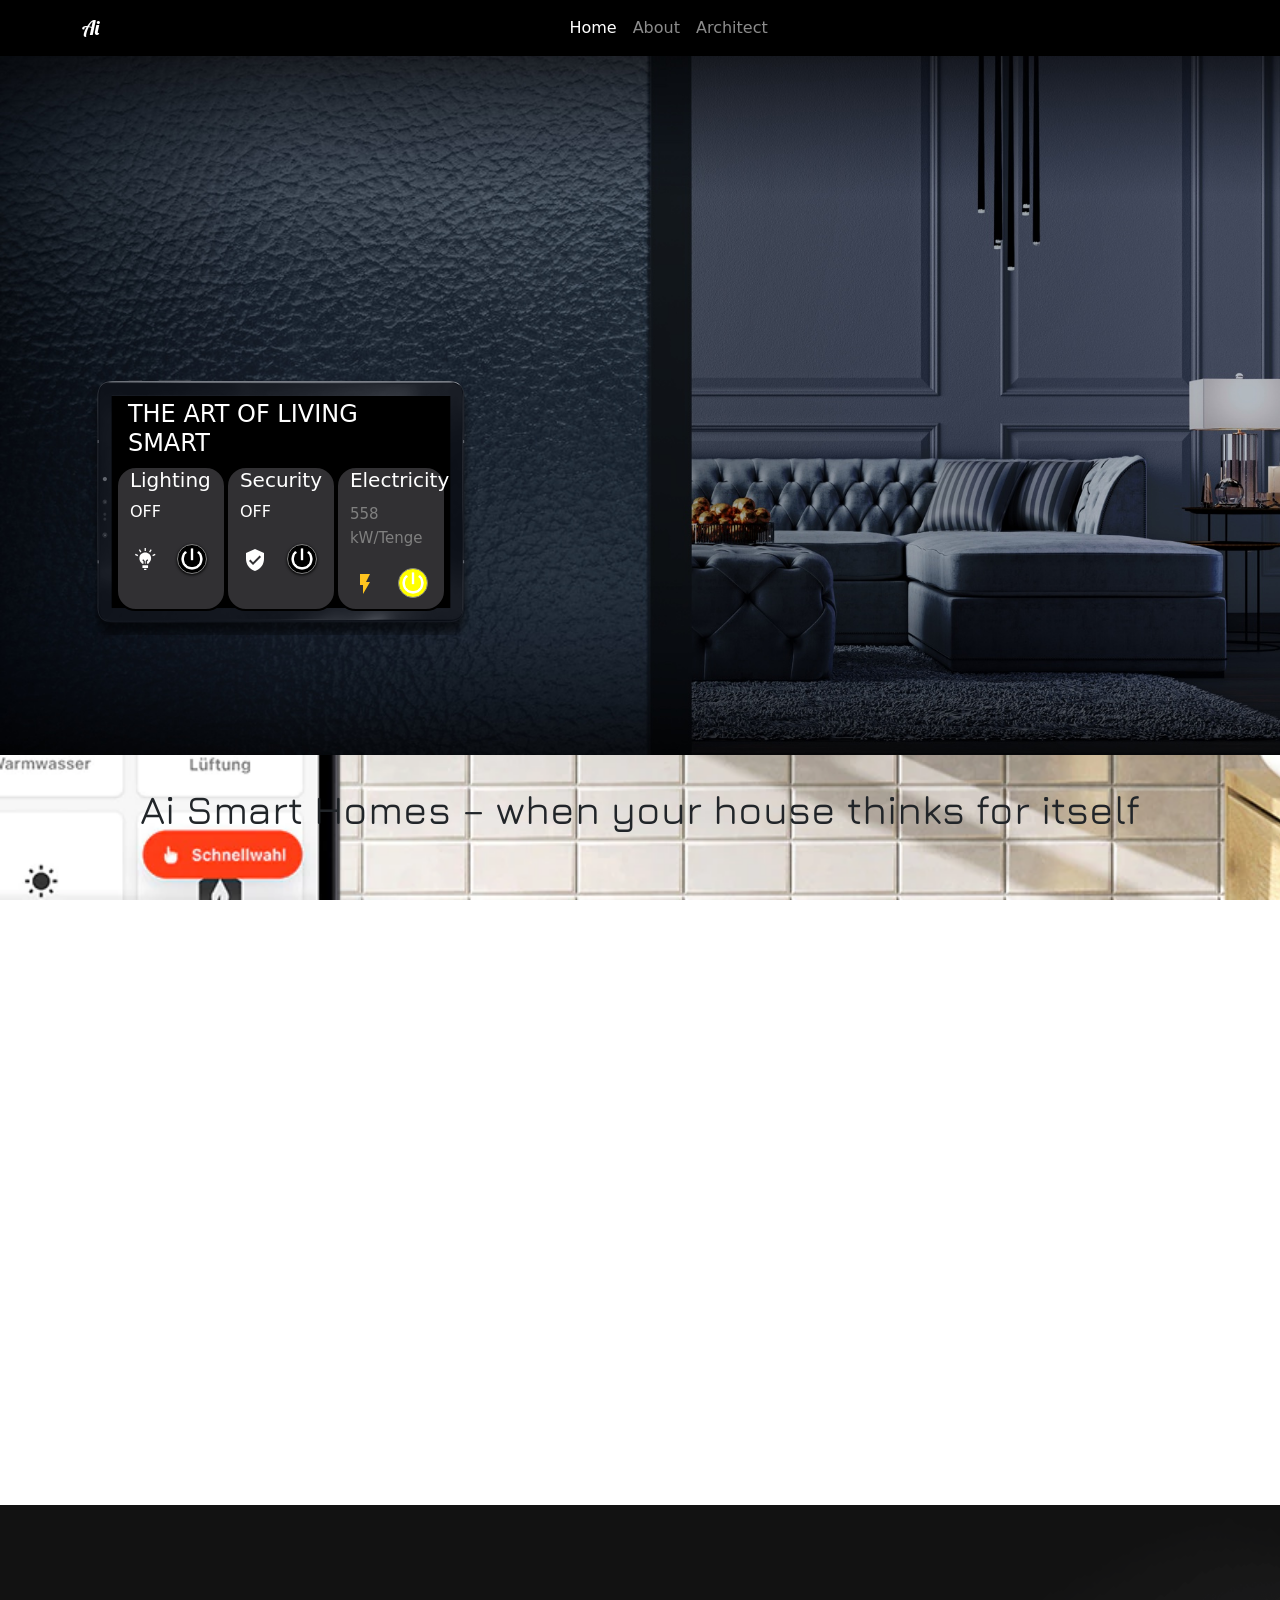
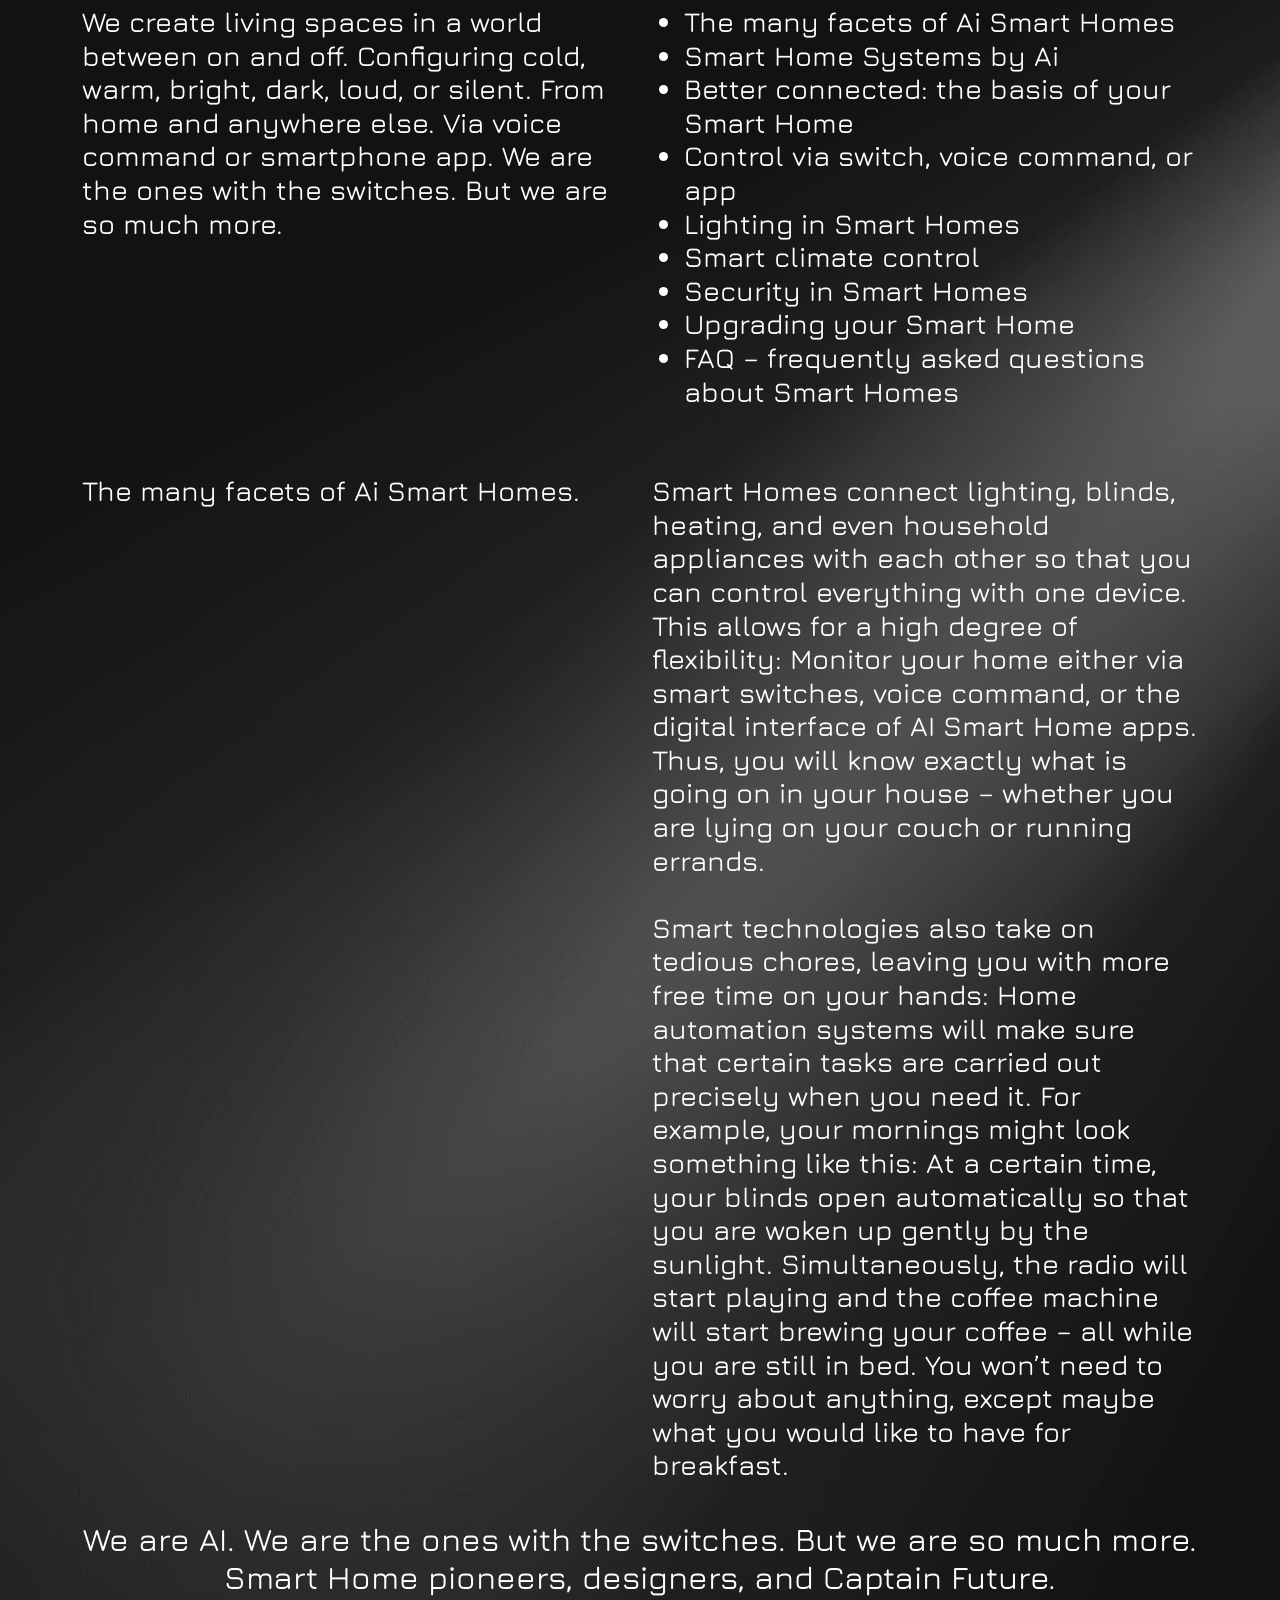
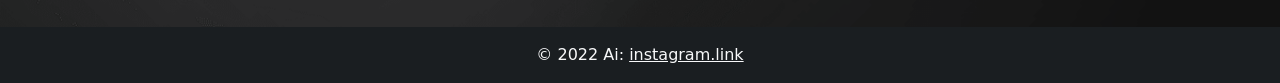
<file: index.html>
<!DOCTYPE html>
<html lang="ru">
<head>
    <meta charset="UTF-8">
    <meta name="viewport" content="width=device-width, initial-scale=1.0">
    <title>Ai</title>
    <link rel="stylesheet" type="text/css" href="style/style.css">
    <link rel="shortcut icon" type="image/jpg" href="img/ailogo.jpg"/>
    <link rel="preconnect" href="https://fonts.googleapis.com">
    <link rel="preconnect" href="https://fonts.gstatic.com" crossorigin>
    <link href="https://fonts.googleapis.com/css2?family=Jura:wght@300&display=swap" rel="stylesheet">
    <link href="https://fonts.googleapis.com/css2?family=Lobster&display=swap" rel="stylesheet">
    <link href="https://cdn.jsdelivr.net/npm/bootstrap@5.0.2/dist/css/bootstrap.min.css" rel="stylesheet" integrity="sha384-EVSTQN3/azprG1Anm3QDgpJLIm9Nao0Yz1ztcQTwFspd3yD65VohhpuuCOmLASjC" crossorigin="anonymous">
    </head>
    <body >
    <header id="header" class="fixed-top">
        <nav class="navbar navbar-expand-lg navbar-dark" style="background-color: black;">
            <div class="container">
                <a href="#" class="navbar-brand">Ai</a>
                <button class="navbar-toggler" type="button" data-bs-toggle="collapse" data-bs-target="#navContent" aria-controls="navContent" aria-expanded="false" aria-label="Toggle navigation">
                    <span class="navbar-toggler-icon"></span>
                </button>
                <div class="collapse navbar-collapse" id="navContent" style="margin-left: 40%;">
                    <ul class="navbar-nav me-auto mb-3 mb-lg-0 ">
                        <li class="nav-item ">
                            <a class="nav-link active" href="index.html">Home</a>
                        </li>
                        <li class="nav-item">
                            <a class="nav-link" href="about.html">About</a>
                        </li>
                        <li class="nav-item">
                            <a class="nav-link" href="architect.html">Architect</a>
                        </li>
                    </ul>
                </div>
            </div>
        </nav>
    </header>

    <div class="container-fluid" id="welcome">
        <div class="row">
            <div class="col-lg-6" style="margin-top:100px;">
                <div id="tablet">
                    <div class="row" id="tablet_content">
                        <div class="col-lg-12">
                            <h4>THE ART OF LIVING SMART</h4>
                        </div>
                        <div class="col-lg-4"  id="tablet_categories">
                            <h5>Lighting</h5>
                            <span class="light_switch">OFF</span>
                            <br>
                            <div class="row" id="button_part">
                                <div class="col-lg-6" id="lamp"></div>
                                <button class="col-lg-6" id="switchlamp" onclick="switchLamp()"></button>
                            </div>
                        </div>
                        <div class="col-lg-4" id="tablet_categories">
                            <h5>Security</h5>
                            <span class="security_status">OFF</span>
                            <br>
                            <div class="row" id="button_part">
                                <div class="col-lg-6" id="securitysvg"></div>
                                <button class="col-lg-6" id="switchsecurity_off" onclick="switchSecurity()"></button>
                            </div>

                        </div>
                        <div class="col-lg-4" id="tablet_categories">
                            <h5>Electricity<h5>
                                <span style="color:gray; font-size: 15px;">558 kW/Tenge</span>
                            <br>
                            <div class="row" id="button_part">
                                <div class="col-lg-6" id="flash"></div>
                                <button class="col-lg-6" id="switch_electricity" onclick="switchElectricity()"><div class="electricity_status" style="display:none;">ON</div></button>
                            </div>

                        </div>
                    </div>
                </div>
            </div>
            <div class="col-lg-6">
                <div class="animation_off">
                    <div class="animation_up animation_1_up "></div>
                    <div class="animation_up animation_2_up"></div>
                    <div class="animation_up animation_3_up"></div>
                    <div class="animation_down animation_1_down"></div>
                    <div class="animation_down animation_2_down"></div>
                    <div class="animation_down animation_3_down"></div>
                    <div class="animation_circle_1 animation_circle_1_1"></div>
                    <div class="animation_circle_1 animation_circle_1_2"></div>
                    <div class="animation_circle_1 animation_circle_1_3"></div>
                    <div class="animation_circle_1 animation_circle_1_4"></div>
                    <div class="animation_circle_1 animation_circle_1_5"></div>
                    <div class="animation_circle_2 animation_circle_1_1"></div>
                    <div class="animation_circle_2 animation_circle_1_2"></div>
                    <div class="animation_circle_2 animation_circle_1_3"></div>
                    <div class="animation_circle_2 animation_circle_1_4"></div>
                    <div class="animation_circle_2 animation_circle_1_5"></div>
                </div>
                <div class="security_alert_1" style="text-align: center;">
                    SECURITY
                    <br>
                    <div class="col-lg-6" id="securitysvg"></div>
                    Security is <span class="security_alert_status">dis</span>abled
                </div>
            </div>
        </div>
    </div>

    <script src="script/script.js"></script>
    <script src="https://code.jquery.com/jquery-3.6.0.slim.min.js" integrity="sha256-u7e5khyithlIdTpu22PHhENmPcRdFiHRjhAuHcs05RI=" crossorigin="anonymous"></script>

    <div class="container-fluid" id="fcontent">
        <h1>Ai Smart Homes – when your house thinks for itself</h1>
    </div>
    <div id="scontent">
    <div class="container" id="about">
        <div class="row" id="row">
            <div class="col-xs-12 col-sm-12 col-me-6 col-lg-6">
               <h3> We create living spaces in a world between on and off. Configuring cold, warm, bright, dark, loud, or silent. From home and anywhere else. Via voice command or smartphone app. We are the ones with the switches. But we are so much more.</h3>
            </div>
            <div class="col-xs-12 col-sm-12 col-me-6 col-lg-6">
                <h3><ul>
                    <li>The many facets of Ai Smart Homes</li>
                    <li>Smart Home Systems by Ai </li>
                    <li>Better connected: the basis of your Smart Home </li>
                    <li>Control via switch, voice command, or app</li>
                    <li>Lighting in Smart Homes </li>
                    <li>Smart climate control </li>
                    <li>Security in Smart Homes </li>
                    <li>Upgrading your Smart Home </li>
                    <li>FAQ – frequently asked questions about Smart Homes</li>
                </ul></h3>
            </div>
        </div>
        <div class="row" id="row">
            <div class="col-xs-12 col-sm-12 col-me-6 col-lg-6">
               <h3>The many facets of Ai Smart Homes.</h3>
            </div>
            <div class="col-xs-12 col-sm-12 col-me-6 col-lg-6">
                <h3>Smart Homes connect lighting, blinds, heating, and even household appliances with each other so that you can control everything with one device. This allows for a high degree of flexibility: Monitor your home either via smart switches, voice command, or the digital interface of AI Smart Home apps. Thus, you will know exactly what is going on in your house – whether you are lying on your couch or running errands. 
                <br><br>
                Smart technologies also take on tedious chores, leaving you with more free time on your hands: Home automation systems will make sure that certain tasks are carried out precisely when you need it. For example, your mornings might look something like this: At a certain time, your blinds open automatically so that you are woken up gently by the sunlight. Simultaneously, the radio will start playing and the coffee machine will start brewing your coffee – all while you are still in bed. You won’t need to worry about anything, except maybe what you would like to have for breakfast.</h3>
            </div>
        </div>
        <h2 class="wai">We are AI. We are the ones with the switches. But we are so much more. Smart Home pioneers, designers, and Captain Future.</h2>
        </div>
    </div>
    





    <footer class="bg-dark text-center text-lg-start">
      <div class="text-center p-3 text-light" style="background-color: rgba(0, 0, 0, 0.2);">
        © 2022 Ai:
        <a class="text-light" href="https://www.instagram.com/aidynazamatov/">instagram.link</a>
      </div>
    </footer>
    <script src="https://cdn.jsdelivr.net/npm/bootstrap@5.0.2/dist/js/bootstrap.bundle.min.js" integrity="sha384-MrcW6ZMFYlzcLA8Nl+NtUVF0sA7MsXsP1UyJoMp4YLEuNSfAP+JcXn/tWtIaxVXM" crossorigin="anonymous"></script>
    
    
</body>
</html>
</file>
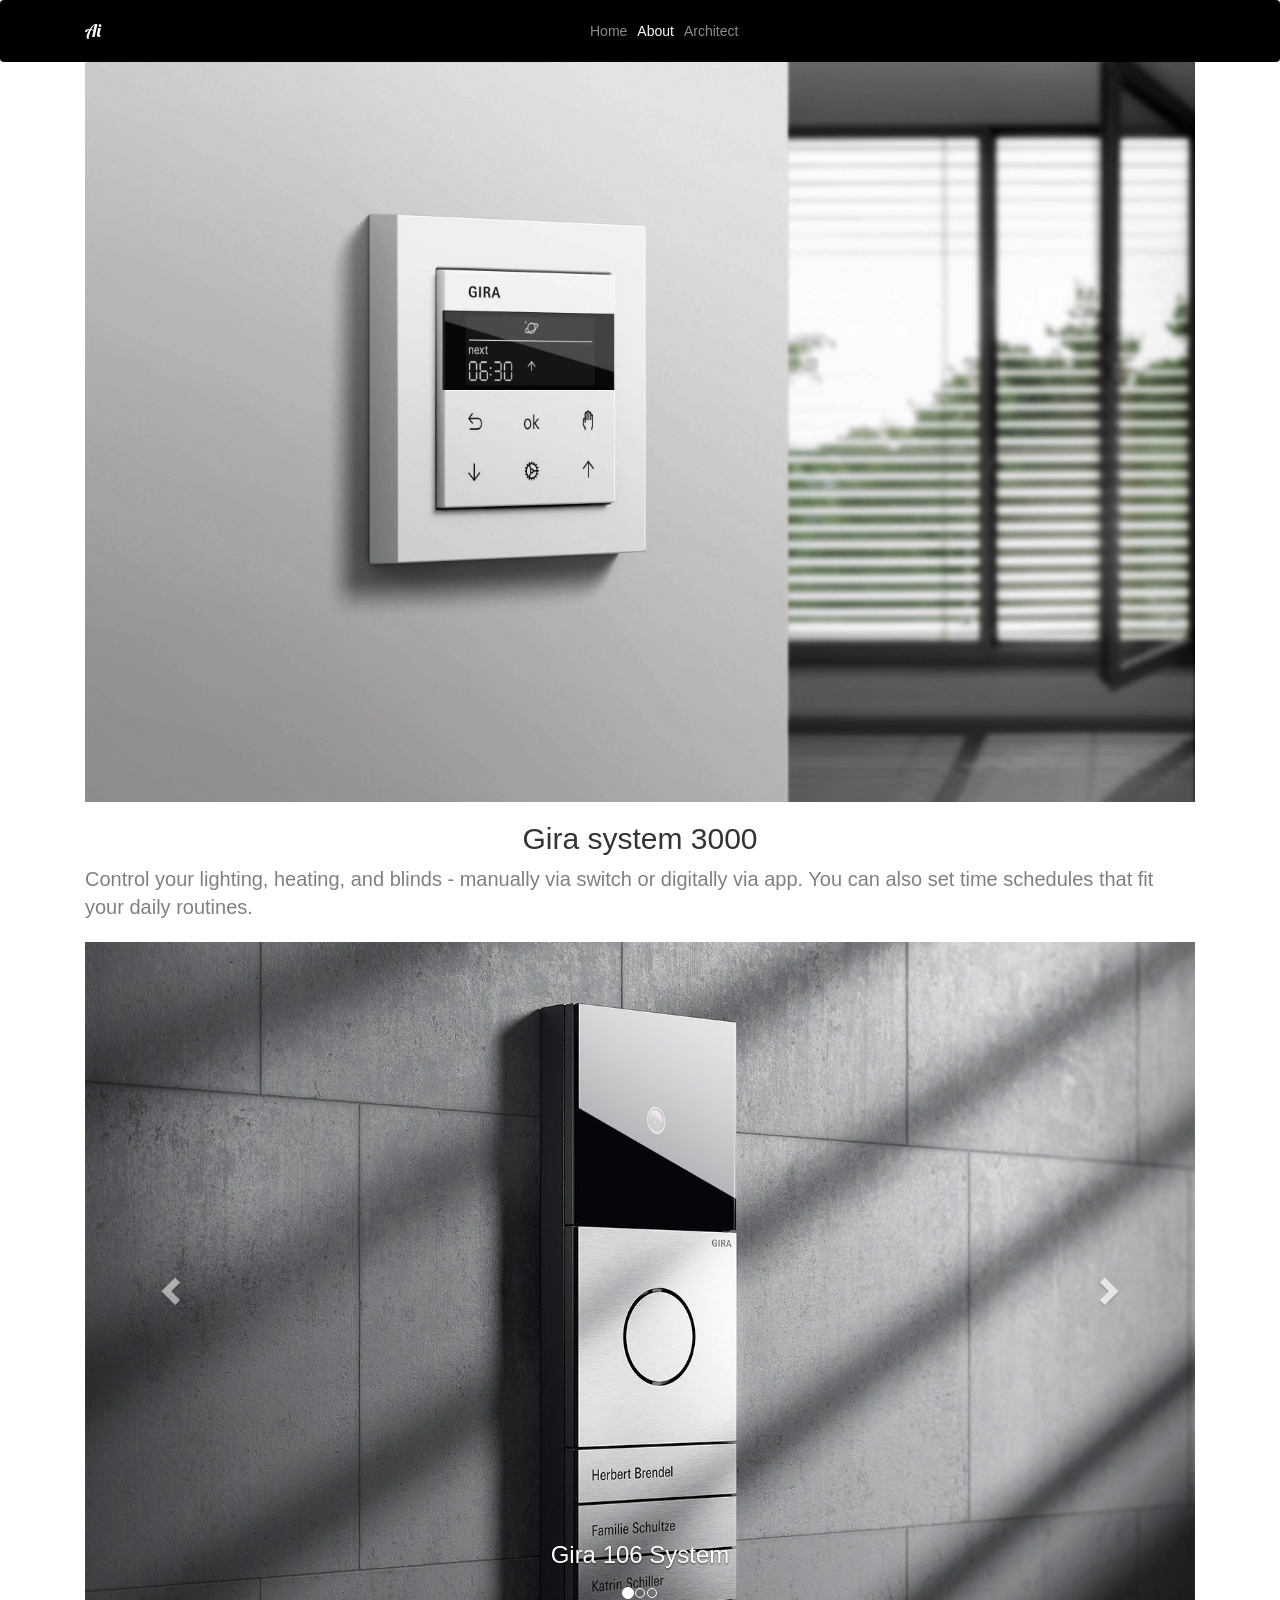
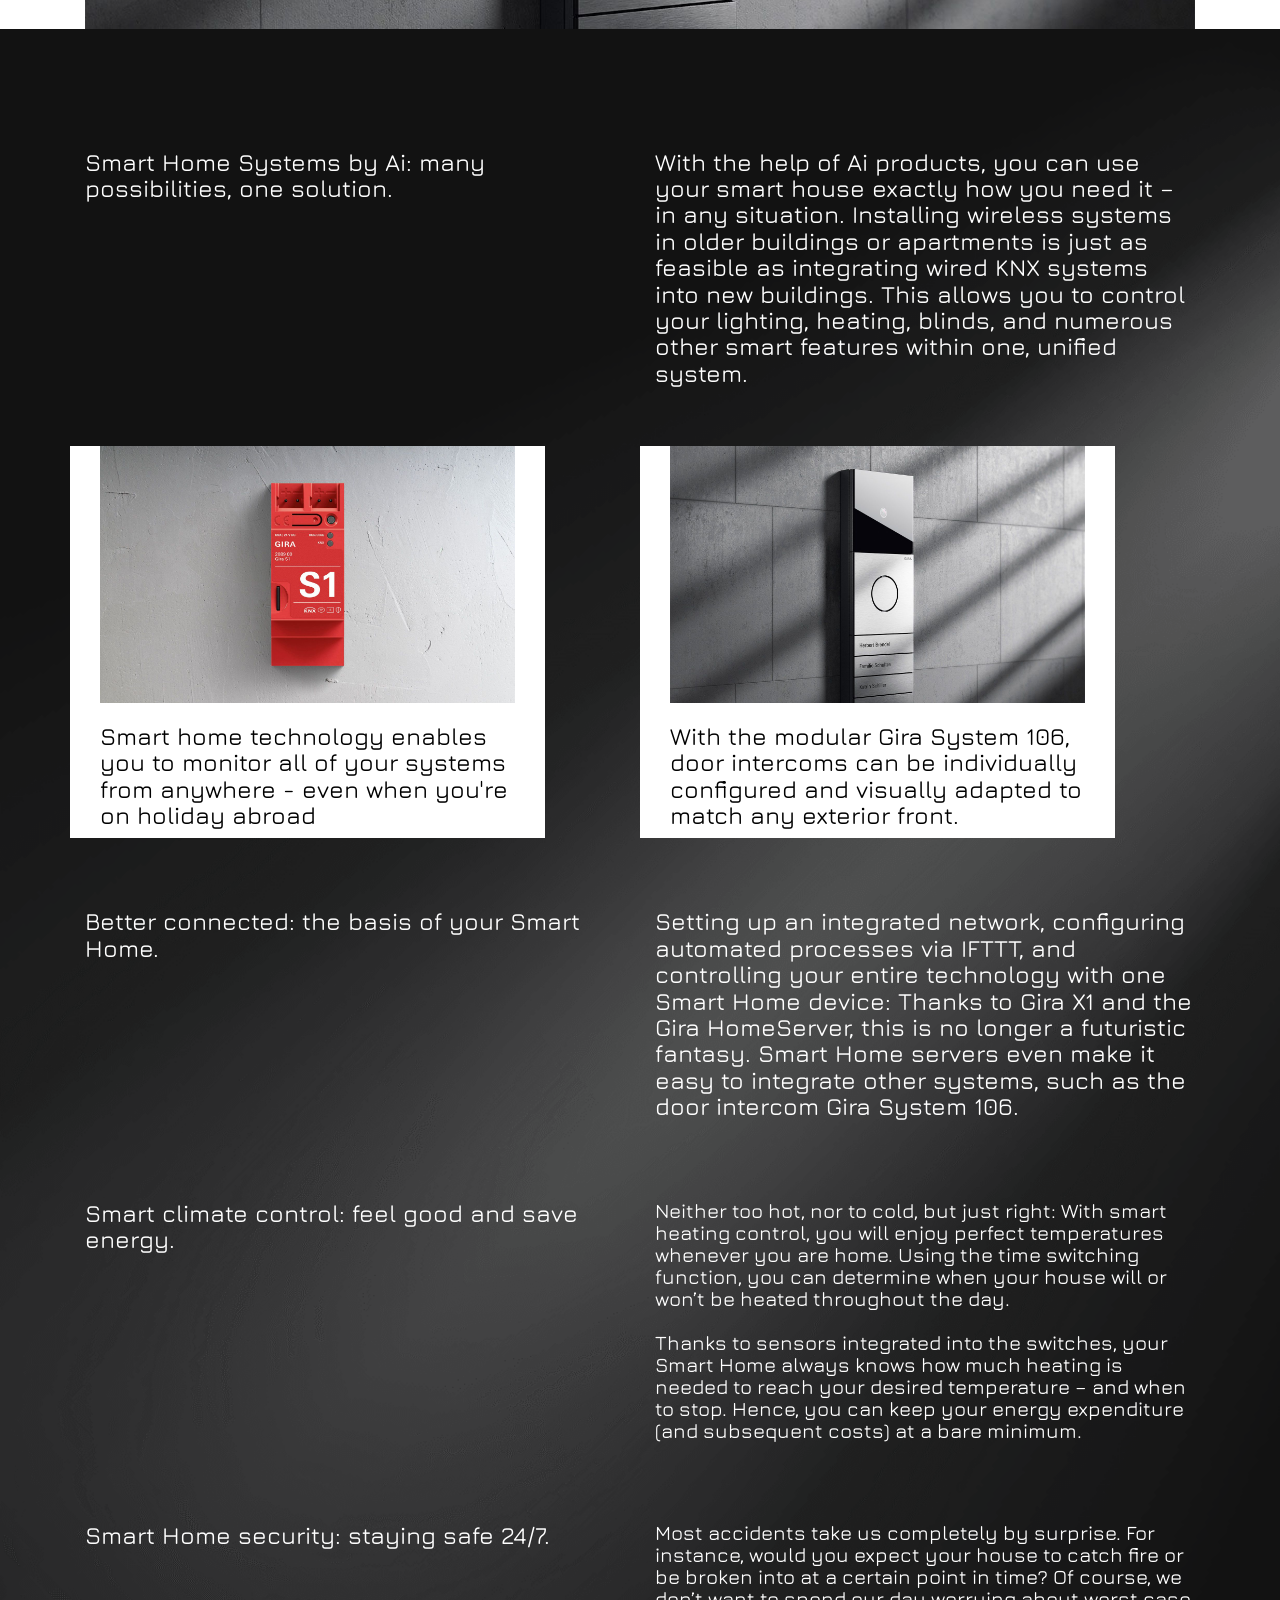
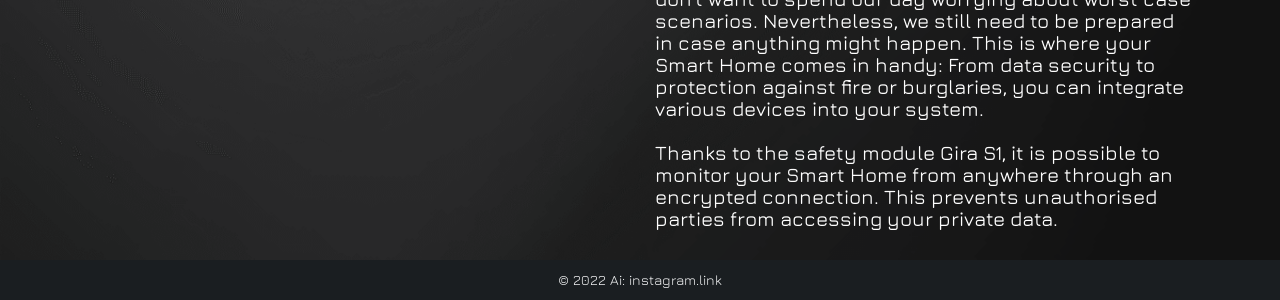
<file: about.html>
<!DOCTYPE html>
<html lang="ru">
<head>
    <meta charset="UTF-8">
    <meta name="viewport" content="width=device-width, initial-scale=1.0">
    <title>Ai</title>
    <link rel="stylesheet" type="text/css" href="style/style.css">
    <link rel="shortcut icon" type="image/jpg" href="img/ailogo.jpg"/>
    <link rel="preconnect" href="https://fonts.googleapis.com">
    <link rel="preconnect" href="https://fonts.gstatic.com" crossorigin>
    <link href="https://fonts.googleapis.com/css2?family=Jura:wght@300&display=swap" rel="stylesheet">
    <link href="https://fonts.googleapis.com/css2?family=Lobster&display=swap" rel="stylesheet">
    <link href="https://cdn.jsdelivr.net/npm/bootstrap@5.0.2/dist/css/bootstrap.min.css" rel="stylesheet" integrity="sha384-EVSTQN3/azprG1Anm3QDgpJLIm9Nao0Yz1ztcQTwFspd3yD65VohhpuuCOmLASjC" crossorigin="anonymous">
    <link rel="stylesheet" href="https://maxcdn.bootstrapcdn.com/bootstrap/3.4.1/css/bootstrap.min.css">
    <script src="https://ajax.googleapis.com/ajax/libs/jquery/3.5.1/jquery.min.js"></script>
    <script src="https://maxcdn.bootstrapcdn.com/bootstrap/3.4.1/js/bootstrap.min.js"></script>
    </head>

<body >
    <header id="header" class="fixed-top">
        <nav class="navbar navbar-expand-lg navbar-dark" style="background-color: black;">
            <div class="container">
                <a href="#" class="navbar-brand">Ai</a>
                <button class="navbar-toggler" type="button" data-bs-toggle="collapse" data-bs-target="#navContent" aria-controls="navContent" aria-expanded="false" aria-label="Toggle navigation">
                    <span class="navbar-toggler-icon"></span>
                </button>
                <div class="collapse navbar-collapse" id="navContent" style="margin-left: 40%;">
                    <ul class="navbar-nav me-auto mb-3 mb-lg-0 ">
                        <li class="nav-item ">
                            <a class="nav-link" href="index.html">Home</a>
                        </li>
                        <li class="nav-item">
                            <a class="nav-link active" href="about.html">About</a>
                        </li>
                        <li class="nav-item">
                            <a class="nav-link" href="architect.html">Architect</a>
                        </li>
                    </ul>
                </div>
            </div>
        </nav>
    </header>
    <div class="container text-center" id="imgdiv">
            <img src="img/aisystem.jpg" onmouseover="bigImg(this)" onmouseout="normalImg(this)">
            <h2>Gira system 3000</h2>
            <p>Control your lighting, heating, and blinds - manually via switch or digitally via app. You can also set time schedules that fit your daily routines.</p>
        </div>
          <div class="container">
  <div id="myCarousel" class="carousel slide" data-ride="carousel">
    <!-- Indicators -->
    <ol class="carousel-indicators">
      <li data-target="#myCarousel" data-slide-to="0" class="active"></li>
      <li data-target="#myCarousel" data-slide-to="1"></li>
      <li data-target="#myCarousel" data-slide-to="2"></li>
    </ol>

    <script src="script/script.js"></script>
    <div class="carousel-inner">

      <div class="item active">
        <img src="img/gira106.jpg" alt="Los Angeles" style="width:100%;">
        <div class="carousel-caption">
          <h3>Gira 106 System</h3>
        </div>
      </div>

      <div class="item">
        <img src="img/architect.jpg" alt="Chicago" style="width:100%;">
        <div class="carousel-caption">
          <h3>Architecture</h3>
        </div>
      </div>
    
      <div class="item">
        <img src="img/fairs.jpg" alt="New York" style="width:100%;">
        <div class="carousel-caption">
          <h3>Fairs & Events</h3>
        </div>
      </div>
  
    </div>
    <a class="left carousel-control" href="#myCarousel" data-slide="prev">
      <span class="glyphicon glyphicon-chevron-left"></span>
      <span class="sr-only">Previous</span>
    </a>
    <a class="right carousel-control" href="#myCarousel" data-slide="next">
      <span class="glyphicon glyphicon-chevron-right"></span>
      <span class="sr-only">Next</span>
    </a>
  </div>
</div>
    <div id="scontent">
    <div class="container" id="about">
        <div class="row" id="row">
            <div class="col-xs-12 col-sm-12 col-me-6 col-lg-6">
               <h3>Smart Home Systems by Ai: many possibilities, one solution.</h3>
            </div>
            <div class="col-xs-12 col-sm-12 col-me-6 col-lg-6">
                <h3>With the help of Ai products, you can use your smart house exactly how you need it – in any situation. Installing wireless systems in older buildings or apartments is just as feasible as integrating wired KNX systems into new buildings. This allows you to control your lighting, heating, blinds, and numerous other smart features within one, unified system. </h3>
            </div>
        </div>
        <div class="row" id="row" >
            <div class="col-lg-5 col-xs-5 col-sm-5 col-me-5"  id="giraimg">
                <div class="col-lg-12 ">
                   <img src="img/giras1.jpg">
                </div>
                <div class="col-lg-12">
                    <h3 >Smart home technology enables you to monitor all of your systems from anywhere - even when you're on holiday abroad</h3>
                </div>
            </div>
            <div class="col-lg-1 col-xs-1 col-sm-1 col-me-1"></div>
            <div class="col-lg-5 col-xs-5 col-sm-5 col-me-5" id="giraimg">
                <div class="col-lg-12">
                   <img src="img/gira106.jpg">
                </div>
                <div class="col-lg-12">
                    <h3 >With the modular Gira System 106, door intercoms can be individually configured and visually adapted to match any exterior front.</h3>
                </div>
            </div>
        </div>
        <div class="row" id="row">
            <div class="col-xs-12 col-sm-12 col-me-6 col-lg-6">
               <h3>Better connected: the basis of your Smart Home.</h3>
            </div>
            <div class="col-xs-12 col-sm-12 col-me-6 col-lg-6">
                <h3>Setting up an integrated network, configuring automated processes via IFTTT, and controlling your entire technology with one Smart Home device: Thanks to Gira X1 and the Gira HomeServer, this is no longer a futuristic fantasy. Smart Home servers even make it easy to integrate other systems, such as the door intercom Gira System 106.</h3>
            </div>
        </div>
        <div class="row" id="row">
            <div class="col-xs-12 col-sm-12 col-me-6 col-lg-6">
               <h3>Smart climate control: feel good and save energy.</h3>
            </div>
            <div class="col-xs-12 col-sm-12 col-me-6 col-lg-6">
                <h3 style="font-size: 20px;">Neither too hot, nor to cold, but just right: With smart heating control, you will enjoy perfect temperatures whenever you are home. Using the time switching function, you can determine when your house will or won’t be heated throughout the day.<br><br> Thanks to sensors integrated into the switches, your Smart Home always knows how much heating is needed to reach your desired temperature – and when to stop. Hence, you can keep your energy expenditure (and subsequent costs) at a bare minimum.  </h3>
            </div>
        </div>
        
        <div class="row" id="row" style="margin-bottom: 20px;">

            <div class="col-xs-12 col-sm-12 col-me-6 col-lg-6">
               <h3>Smart Home security: staying safe 24/7.</h3>
            </div>
            <div class="col-xs-12 col-sm-12 col-me-6 col-lg-6">
                <h3 style="font-size: 20px;">Most accidents take us completely by surprise. For instance, would you expect your house to catch fire or be broken into at a certain point in time? Of course, we don’t want to spend our day worrying about worst case scenarios. Nevertheless, we still need to be prepared in case anything might happen. This is where your Smart Home comes in handy: From data security to protection against fire or burglaries, you can integrate various devices into your system.<br><br> Thanks to the safety module Gira S1, it is possible to monitor your Smart Home from anywhere through an encrypted connection. This prevents unauthorised parties from accessing your private data. </h3>
            </div>
        </div>
    </div>





    <footer class="bg-dark text-center text-lg-start">
      <div class="text-center p-3 text-light" style="background-color: rgba(0, 0, 0, 0.2);">
        © 2022 Ai:
        <a class="text-light" href="https://www.instagram.com/aidynazamatov/">instagram.link</a>
      </div>
    </footer>
    <script src="https://cdn.jsdelivr.net/npm/bootstrap@5.0.2/dist/js/bootstrap.bundle.min.js" integrity="sha384-MrcW6ZMFYlzcLA8Nl+NtUVF0sA7MsXsP1UyJoMp4YLEuNSfAP+JcXn/tWtIaxVXM" crossorigin="anonymous"></script>
    <script src="https://cdn.jsdelivr.net/npm/@popperjs/core@2.9.3/dist/umd/popper.min.js" integrity="sha384-W8fXfP3gkOKtndU4JGtKDvXbO53Wy8SZCQHczT5FMiiqmQfUpWbYdTil/SxwZgAN" crossorigin="anonymous"></script>
    <script src="https://cdn.jsdelivr.net/npm/bootstrap@5.1.1/dist/js/bootstrap.min.js" integrity="sha384-skAcpIdS7UcVUC05LJ9Dxay8AXcDYfBJqt1CJ85S/CFujBsIzCIv+l9liuYLaMQ/" crossorigin="anonymous"></script>
    
    
</body>
</html>
</file>
<file: style/style.css>
#fcontent{
	background: url(../img/fcontent.png) no-repeat;
	background-size: auto;
	background-position: -100px;
	height: 750px;
	background-attachment: fixed;
  background-position: center;
  background-repeat: no-repeat;
  background-size: cover;
}
#fcontent h1{
	padding-top: 30px;
	text-align: center;
	font-family: 'Jura', sans-serif;
}
#scontent{
	background: #121212 url(../img/aboutbckg.png) no-repeat;
	background-size: cover;
	color: white;
	font-family: 'Jura', sans-serif;
}
#about{
	padding-top: 50px;
}
#row{
	margin-top: 50px;
}
.wai{
	text-align: center;
	margin-top: 30px;
	margin-bottom: 0;
	padding-bottom: 30px;
}
.container img{
	width: 100%;
}
.container p{
	margin-bottom: 0;
	color: gray;
	font-size: 20px;
	text-align: left;
}
#imgdiv{
	margin-bottom: 20px;
}
#giraimg{
	background-color: white;
	color: black;
}

.contact-form {
	max-width: 600px;
	margin: auto;
	padding: 0 10px;
	overflow: hidden;
}

.contact-form-text {
	display: block;
	width: 600px;	
	box-sizing: border-box;
	margin: 16px 0; 
	border: 0;
	background: #111;
	padding: 20px 40px;
	outline: none;
	color: #ddd;
	transition: 0.5s;
}

.contact-form-text:hover{
	box-shadow: 0 0 10px 4px #34495e;
}


.textarea {
 	resize: none;
 	height: 120px;
 }


 .contact-from-button{
 	float: right;
 	border: 0;
 	background: #34495e;
 	color: #fff;
 	padding: 12px 50px;
 	border-radius: 20px;
 	transition: 0.5s;
 }

 .contact-from-button:hover {
 	background: #2980b9;
 }
.navbar-brand{
	font-family: 'Lobster', cursive;
}

@media (max-width: 1150px) { 
	#welcome{
		display: none;
	}
	#fcontent{
		margin-top: 50px;
	}
}
#welcome{
	background: url(../img/welcome_off.jpg) no-repeat;
	background-size: cover;
	height: 755px;
}
#tablet{
	background: url(../img/welcome_tablet.png) no-repeat;
	background-size: cover;
	width: 390px;
	height: 255px;
	margin-left: 12%;
	margin-top: 280px;
}
#tablet_content{
	color: white;
	padding-top: 20px;
	margin-left: 30px;
	width: 330px;
}
#switchlamp{
	height: 30px;
	width: 30px;
	background:url(../img/switch.png) no-repeat;
	background-color: black;
	background-size: cover;
	border: 1px solid gray;
	border-radius: 50px;
	text-align: right;
	display: inline-block;
	margin-left: 15px;
	box-shadow: 0px 1px 3px;
}
#switchlamp:active{
	box-shadow: 0px 0px 1px;
}
#switchsecurity_on{
	height: 30px;
	width: 30px;
	background: yellow url(../img/switch.png) no-repeat;
	background-size: cover;
	border: 1px solid gray;
	border-radius: 50px;
	text-align: right;
	display: inline-block;
	margin-left: 15px;
	box-shadow: 0px 1px 3px;
}
#switchsecurity_on:active{
	box-shadow: 0px 0px 1px;
}
#switchsecurity_off{
	height: 30px;
	width: 30px;
	background: black url(../img/switch.png) no-repeat;
	background-size: cover;
	border: 1px solid gray;
	border-radius: 50px;
	text-align: right;
	display: inline-block;
	margin-left: 15px;
	box-shadow: 0px 1px 3px;
}
#switchsecurity_off:active{
	box-shadow: 0px 0px 1px;
}
#switch_on1{
	height: 30px;
	width: 30px;
	background: url(../img/switch.png) no-repeat;
	background-color: yellow;
	background-size: cover;
	border: 1px solid gray;
	border-radius: 50px;
	text-align: right;
	display: inline-block;
	margin-left: 15px;
}
#switch_on1:active{
	box-shadow: 0px 0px 6px;
}
#switch_electricity{
	height: 30px;
	width: 30px;
	background: url(../img/switch.png) no-repeat;
	background-color: yellow;
	background-size: cover;
	border: 1px solid gray;
	border-radius: 50px;
	text-align: right;
	display: inline-block;
	margin-left: 15px;
}
#switch_electricity:active{
	box-shadow: 0px 0px 6px;
}
#switch_off_electricity{
	height: 30px;
	width: 30px;
	background: black url(../img/switch.png) no-repeat;
	background-size: cover;
	border: 1px solid gray;
	border-radius: 50px;
	text-align: right;
	display: inline-block;
	margin-left: 15px;
}
#switch_off_electricity:active{
	box-shadow: 0px 0px 6px;
}
#tablet_categories{
	background-color: #313033;
	border: 2px solid black;
	border-radius: 20px;
}
#button_part{
	display: inline-block;
	margin-top: 20px;
	text-align: right;
}
#lamp{
	background: url(../img/lamp.svg) no-repeat;
	background-size: cover;
	display: inline-block;
	width: 24px;
	height: 24px;
	margin-left: 15px;
}
#flash{
	background: url(../img/flash.svg) no-repeat;
	background-size: cover;
	display: inline-block;
	width: 24px;
	height: 24px;
	margin-left: 15px;
}
#securitysvg{
	background: url(../img/security.svg) no-repeat;
	background-size: cover;
	display: inline-block;
	width: 24px;
	height: 24px;
	margin-left: 15px;
}
.animation_up{
	position: absolute;
	margin-top: 420px;
	margin-left: 560px;
	background: url(../img/rectangle.svg) no-repeat;
	background-size: contain;
	height: 10px;
	width: 150px;
	animation-iteration-count: infinite;
  	animation-duration: 2s;
  	animation-timing-function: linear;
  	animation-name: slideup;
}
.animation_2_up{
	animation-delay: .5s;
	opacity: 0;
}
.animation_3_up{
	animation-delay: 1s;
	opacity: 0;
}

@keyframes slideup {
  from {
    opacity: .5;
  }

  to {
  	margin-top: 330px;
  	width: 200px;
    opacity: 0;
    margin-left: 535px;
  }
}
.animation_down{
	position: absolute;
	margin-top: 490px;
	margin-left: 560px;
	background: url(../img/rectangle.svg) no-repeat;
	background-size: contain;
	height: 10px;
	width: 150px;
	animation-iteration-count: infinite;
  	animation-duration: 2s;
  	animation-timing-function: linear;
  	animation-name: slidedown;
}
.animation_2_down{
	animation-delay: .5s;
	opacity: 0;
}
.animation_3_down{
	animation-delay: 1s;
	opacity: 0;
}
@keyframes slidedown {
  from {
    opacity: .5;
  }

  to {
  	margin-top: 580px;
  	width: 200px;
    opacity: 0;
    margin-left: 535px;
  }
}
.animation_circle_1{
	position: absolute;
	margin-top: 235px;
	margin-left: 325px;
	background: url(../img/circle.svg) no-repeat;
	background-size: contain;
	height: 10px;
	width: 30px;
	animation-iteration-count: infinite;
  	animation-duration: 3s;
  	animation-timing-function: ease-in;
  	animation-name: circle_1;
}
.animation_circle_1_2{
	animation-delay: .5s;
	opacity: 0;
}
.animation_circle_1_3{
	animation-delay: 1s;
	opacity: 0;
}
.animation_circle_1_4{
	animation-delay: 1.5s;
	opacity: 0;
}
.animation_circle_1_5{
	animation-delay: 2s;
	opacity: 0;
}

@keyframes circle_1 {
  from {
    opacity: .7;
  }

  to {
  	margin-top: 320px;
  	width: 70px;
    opacity: 0;
    margin-left: 305px;
  }
}
.animation_circle_2{
	position: absolute;
	margin-top: 271px;
	margin-left: 386px;
	background: url(../img/circle.svg) no-repeat;
	background-size: contain;
	height: 10px;
	width: 30px;
	animation-iteration-count: infinite;
  	animation-duration: 3s;
  	animation-timing-function: ease-in;
  	animation-name: circle_2;
}

.animation_circle_2_2{
	animation-delay: .5s;
	opacity: 0;
}
.animation_circle_2_3{
	animation-delay: 1s;
	opacity: 0;
}
.animation_circle_2_4{
	animation-delay: 1.5s;
	opacity: 0;
}
.animation_circle_2_5{
	animation-delay: 2s;
	opacity: 0;
}
@keyframes circle_2 {
  from {
    opacity: .7;
  }

  to {
  	margin-top: 350px;
  	width: 70px;
    opacity: 0;
    margin-left: 376px;
  }
}
.animation_off{
	display: none;
}
.security_alert_1{
	background: rgba(255, 255, 255, 0.12);
	color: white;
	padding: 10px;
	border-radius: 10px;
	width: 250px;
	margin-top: 600px;
	margin-left: 400px;
	font-weight: bold;
	font-family: 'Jura', sans-serif;
  	animation-duration: 3s;
  	opacity: 0;
}
@keyframes security {
  0%{
    opacity: .5;
  }
  50%{
  	opacity: 1;
  }
  100%{
  	margin-top: 520px;
    opacity: 0;
  }
}
.sendbutton{
	position: relative;
  background-color: #04AA6D;
  border: none;
  font-size: 28px;
  color: #FFFFFF;
  padding: 20px;
  width: 200px;
  text-align: center;
  -webkit-transition-duration: 0.4s; /* Safari */
  transition-duration: 0.4s;
  text-decoration: none;
  overflow: hidden;
  cursor: pointer;
  border-radius: 50px;
  margin-bottom: 10px;
}

.sendbutton:after {
  content: "";
  background: #90EE90;
  display: block;
  position: absolute;
  padding-top: 300%;
  padding-left: 350%;
  margin-left: -20px!important;
  margin-top: -120%;
  opacity: 0;
  transition: all 0.8s
}

.sendbutton:active:after {
  padding: 0;
  margin: 0;
  opacity: 1;
  transition: 0s
}
</file>
